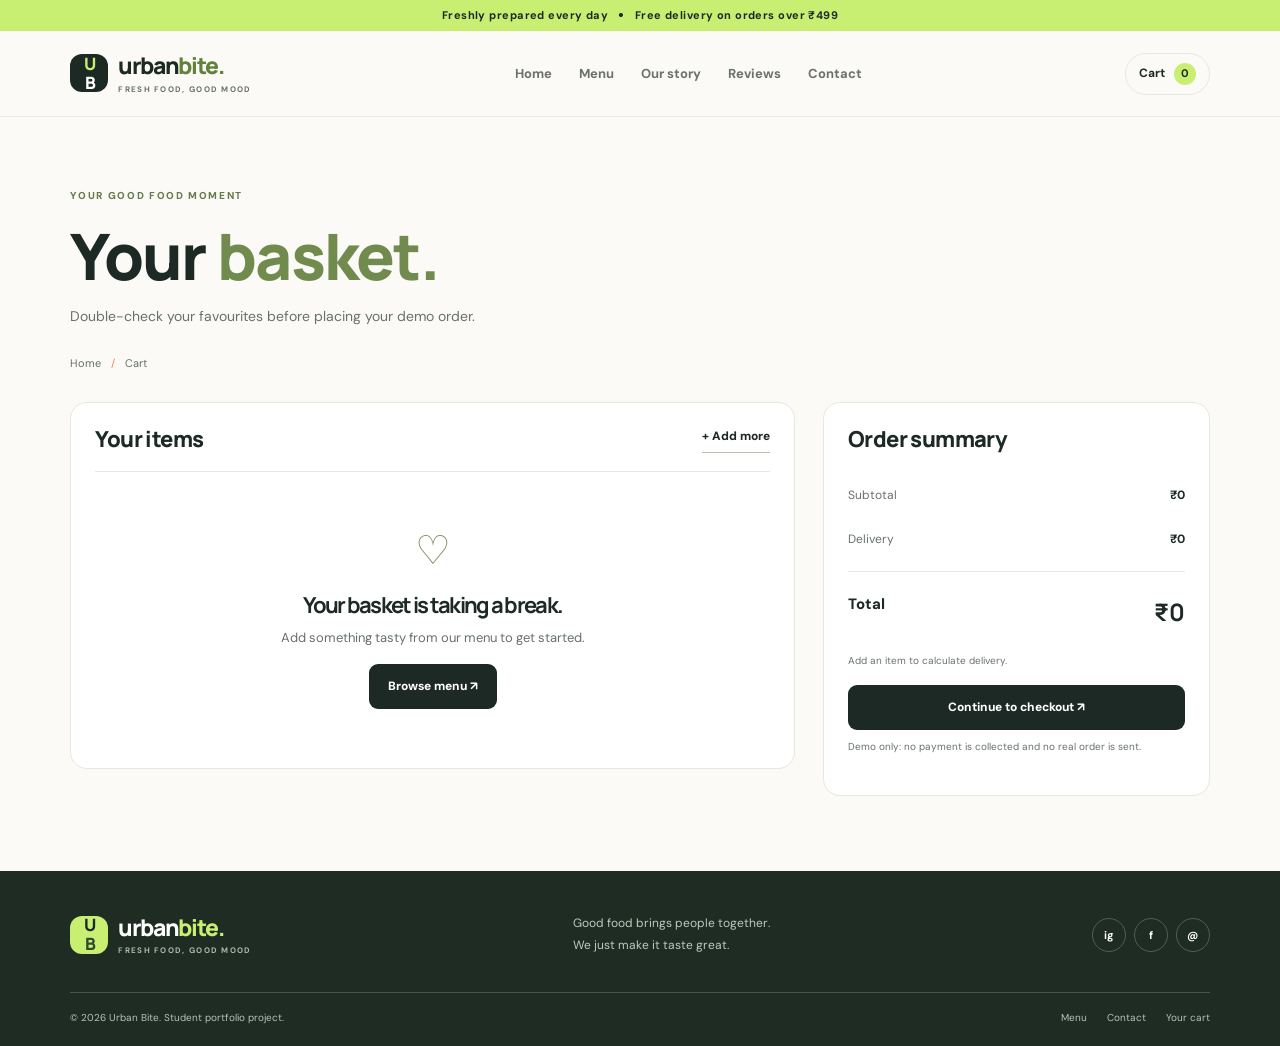
<file: restaurant and ordering system new/cart.html>
<!DOCTYPE html>
<html lang="en">

<head>
    <meta charset="UTF-8">
    <meta name="viewport" content="width=device-width, initial-scale=1.0">
    <title>Your Cart | Urban Bite</title>
    <link rel="stylesheet" href="style.css">
    <script src="script.js" defer></script>
</head>

<body>
    <div class="announcement">Freshly prepared every day <span>•</span> Free delivery on orders over ₹499</div>
    <header class="site-header"><a class="brand" href="index.html"><span
                class="brand-mark">U<span>B</span></span><span>urban<span class="brand-accent">bite.</span><small>FRESH
                    FOOD, GOOD MOOD</small></span></a><button class="menu-toggle" aria-label="Open navigation"
            aria-expanded="false">☰</button>
        <nav class="nav-links"><a href="index.html">Home</a><a href="menu.html">Menu</a><a href="about.html">Our
                story</a><a href="reviews.html">Reviews</a><a href="contact.html">Contact</a></nav>
        <div class="header-actions"><a class="cart-link active" href="cart.html">Cart <span
                    class="cart-count">0</span></a></div>
    </header>
    <main>
        <section class="page-hero section-wrap compact-hero"><span class="eyebrow">YOUR GOOD FOOD MOMENT</span>
            <h1>Your <em>basket.</em></h1>
            <p>Double-check your favourites before placing your demo order.</p>
            <div class="breadcrumb"><a href="index.html">Home</a><span>/</span> Cart</div>
        </section>
        <section class="section-wrap cart-layout">
            <div class="cart-items-panel">
                <div class="cart-panel-heading">
                    <h2>Your items</h2><a class="text-link" href="menu.html">+ Add more</a>
                </div>
                <div id="cart-items"></div>
                <div class="empty-cart" id="empty-cart" hidden><span>♡</span>
                    <h3>Your basket is taking a break.</h3>
                    <p>Add something tasty from our menu to get started.</p><a class="btn btn-dark"
                        href="menu.html">Browse menu ↗</a>
                </div>
            </div>
            <aside class="cart-summary">
                <h2>Order summary</h2>
                <div class="summary-line"><span>Subtotal</span><strong id="cart-subtotal">₹0</strong></div>
                <div class="summary-line"><span>Delivery</span><strong id="cart-delivery">₹0</strong></div>
                <div class="summary-line summary-total"><span>Total</span><strong id="cart-total">₹0</strong></div>
                <p class="delivery-note" id="delivery-note">Free delivery on orders over ₹499.</p><button
                    class="btn btn-dark checkout-button" id="checkout-button">Continue to checkout ↗</button>
                <p class="demo-note">Demo only: no payment is collected and no real order is sent.</p>
            </aside>
        </section>
        <section class="section-wrap checkout-section" id="checkout-section" hidden>
            <div class="form-intro"><span class="eyebrow">ALMOST THERE</span>
                <h2>Delivery <em>details.</em></h2>
                <p>This front-end demo stores your order locally in this browser only.</p>
            </div>
            <form id="checkout-form" class="clean-form">
                <div class="form-row"><label for="checkout-name">Full name<input id="checkout-name" name="name" required
                            maxlength="80" autocomplete="name"></label><label for="checkout-phone">Phone number<input
                            id="checkout-phone" name="phone" type="tel" required pattern="[0-9+() -]{10,18}"
                            autocomplete="tel" placeholder="10-digit mobile number"></label></div><label
                    for="checkout-address">Delivery address<textarea id="checkout-address" name="address" rows="3"
                        required maxlength="300" autocomplete="street-address"></textarea></label><label
                    for="checkout-notes">Order notes (optional)<textarea id="checkout-notes" name="notes" rows="2"
                        maxlength="300"></textarea></label><button class="btn btn-dark" type="submit">Place demo order
                    ↗</button>
                <p class="form-message" aria-live="polite"></p>
            </form>
            <div id="order-confirmation" class="confirmation-card" hidden></div>
        </section>
    </main>
    <footer class="site-footer">
        <div class="footer-top"><a class="brand brand-footer" href="index.html"><span
                    class="brand-mark">U<span>B</span></span><span>urban<span
                        class="brand-accent">bite.</span><small>FRESH FOOD, GOOD MOOD</small></span></a>
            <p>Good food brings people together.<br>We just make it taste great.</p>
            <div class="footer-social"><a href="#">ig</a><a href="#">f</a><a href="#">@</a></div>
        </div>
        <div class="footer-bottom"><span>© <span data-year></span> Urban Bite. Student portfolio project.</span>
            <div><a href="menu.html">Menu</a><a href="contact.html">Contact</a><a href="cart.html">Your cart</a></div>
        </div>
    </footer>
    <div class="toast" role="status" aria-live="polite"></div>
</body>

</html>
</file>
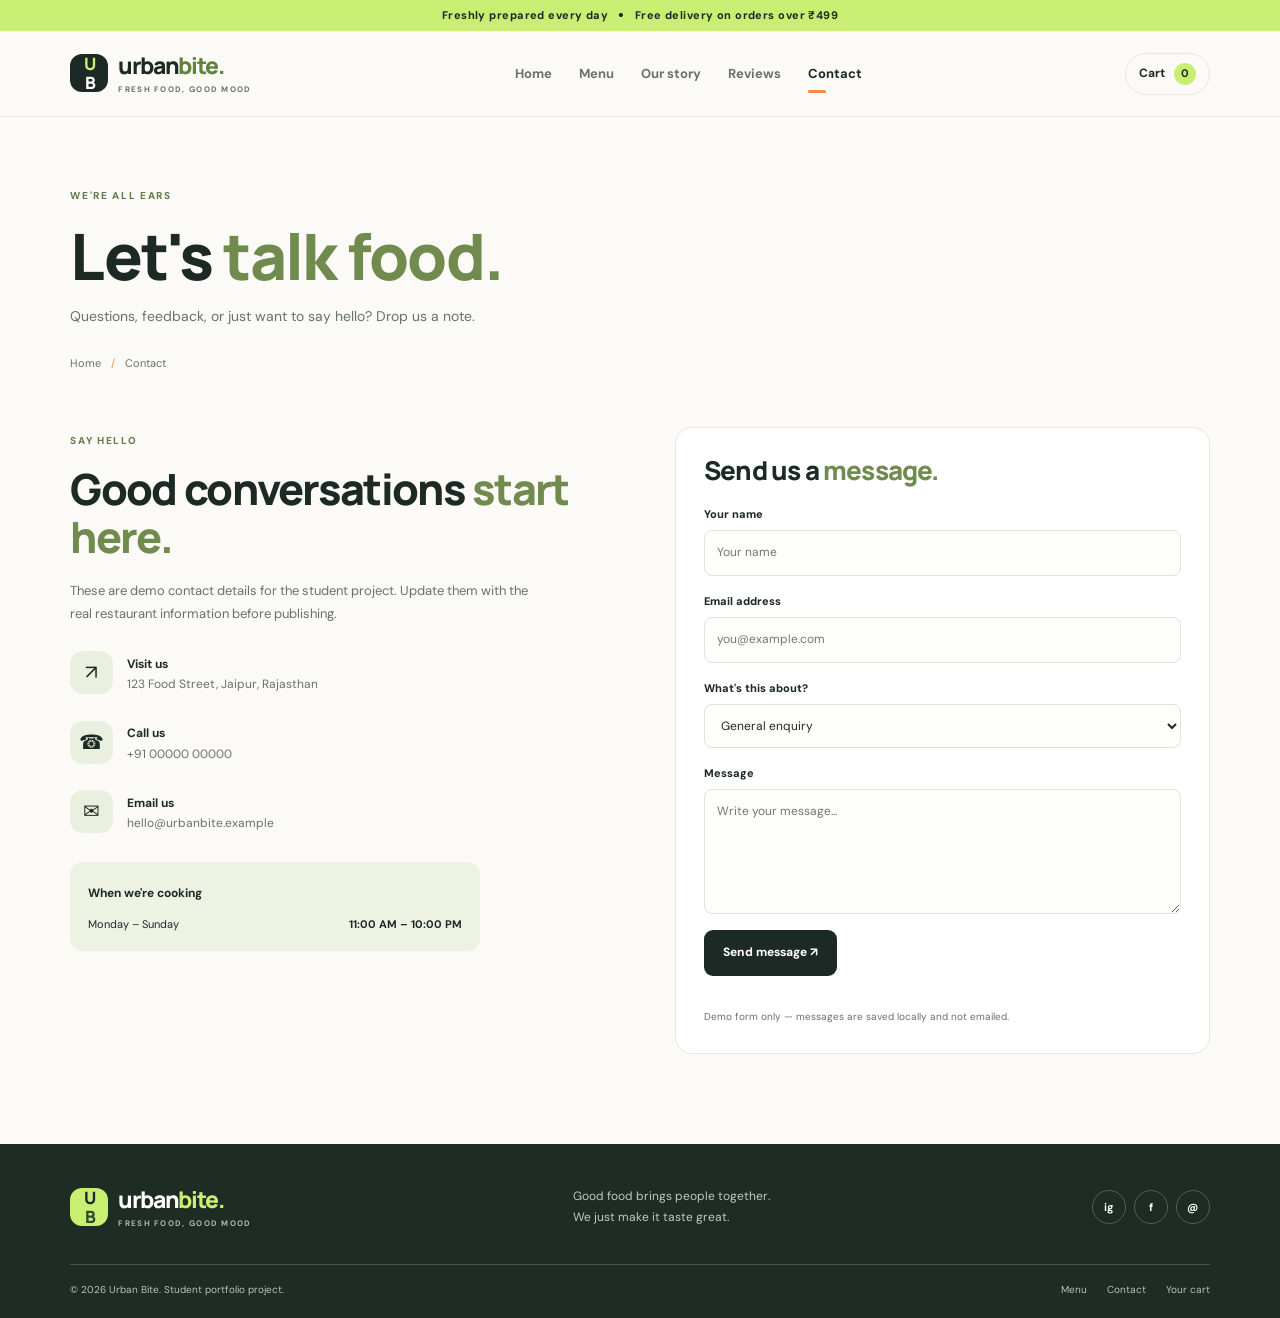
<file: restaurant and ordering system new/contact.html>
<!DOCTYPE html>
<html lang="en">

<head>
    <meta charset="UTF-8">
    <meta name="viewport" content="width=device-width, initial-scale=1.0">
    <meta name="description" content="Contact Urban Bite.">
    <title>Contact | Urban Bite</title>
    <link rel="stylesheet" href="style.css">
    <script src="script.js" defer></script>
</head>

<body>
    <div class="announcement">Freshly prepared every day <span>•</span> Free delivery on orders over ₹499</div>
    <header class="site-header"><a class="brand" href="index.html"><span
                class="brand-mark">U<span>B</span></span><span>urban<span class="brand-accent">bite.</span><small>FRESH
                    FOOD, GOOD MOOD</small></span></a><button class="menu-toggle" aria-label="Open navigation"
            aria-expanded="false">☰</button>
        <nav class="nav-links"><a href="index.html">Home</a><a href="menu.html">Menu</a><a href="about.html">Our
                story</a><a href="reviews.html">Reviews</a><a class="active" href="contact.html">Contact</a></nav>
        <div class="header-actions"><a class="cart-link" href="cart.html">Cart <span class="cart-count">0</span></a>
        </div>
    </header>
    <main>
        <section class="page-hero section-wrap"><span class="eyebrow">WE'RE ALL EARS</span>
            <h1>Let's <em>talk food.</em></h1>
            <p>Questions, feedback, or just want to say hello? Drop us a note.</p>
            <div class="breadcrumb"><a href="index.html">Home</a><span>/</span> Contact</div>
        </section>
        <section class="section-wrap contact-layout">
            <div class="contact-info"><span class="eyebrow">SAY HELLO</span>
                <h2>Good conversations <em>start here.</em></h2>
                <p>These are demo contact details for the student project. Update them with the real restaurant
                    information before publishing.</p>
                <div class="contact-detail"><span>↗</span>
                    <div><strong>Visit us</strong>
                        <p>123 Food Street, Jaipur, Rajasthan</p>
                    </div>
                </div>
                <div class="contact-detail"><span>☎</span>
                    <div><strong>Call us</strong>
                        <p><a href="tel:+910000000000">+91 00000 00000</a></p>
                    </div>
                </div>
                <div class="contact-detail"><span>✉</span>
                    <div><strong>Email us</strong>
                        <p><a href="mailto:hello@urbanbite.example">hello@urbanbite.example</a></p>
                    </div>
                </div>
                <div class="hours-card"><strong>When we're cooking</strong>
                    <p>Monday – Sunday <span>11:00 AM – 10:00 PM</span></p>
                </div>
            </div>
            <form id="contact-form" class="clean-form contact-form">
                <h2>Send us a <em>message.</em></h2><label for="contact-name">Your name<input id="contact-name"
                        name="name" required maxlength="80" autocomplete="name" placeholder="Your name"></label><label
                    for="contact-email">Email address<input id="contact-email" name="email" type="email" required
                        maxlength="120" autocomplete="email" placeholder="you@example.com"></label><label
                    for="contact-topic">What's this about?<select id="contact-topic" name="topic">
                        <option>General enquiry</option>
                        <option>Order question</option>
                        <option>Feedback</option>
                        <option>Partnership</option>
                    </select></label><label for="contact-message">Message<textarea id="contact-message" name="message"
                        rows="5" required minlength="10" maxlength="1000"
                        placeholder="Write your message..."></textarea></label><button class="btn btn-dark"
                    type="submit">Send message ↗</button>
                <p class="form-message" aria-live="polite"></p><small class="demo-note">Demo form only — messages are
                    saved locally and not emailed.</small>
            </form>
        </section>
    </main>
    <footer class="site-footer">
        <div class="footer-top"><a class="brand brand-footer" href="index.html"><span
                    class="brand-mark">U<span>B</span></span><span>urban<span
                        class="brand-accent">bite.</span><small>FRESH FOOD, GOOD MOOD</small></span></a>
            <p>Good food brings people together.<br>We just make it taste great.</p>
            <div class="footer-social"><a href="#">ig</a><a href="#">f</a><a href="#">@</a></div>
        </div>
        <div class="footer-bottom"><span>© <span data-year></span> Urban Bite. Student portfolio project.</span>
            <div><a href="menu.html">Menu</a><a href="contact.html">Contact</a><a href="cart.html">Your cart</a></div>
        </div>
    </footer>
    <div class="toast" role="status" aria-live="polite"></div>
</body>

</html>
</file>
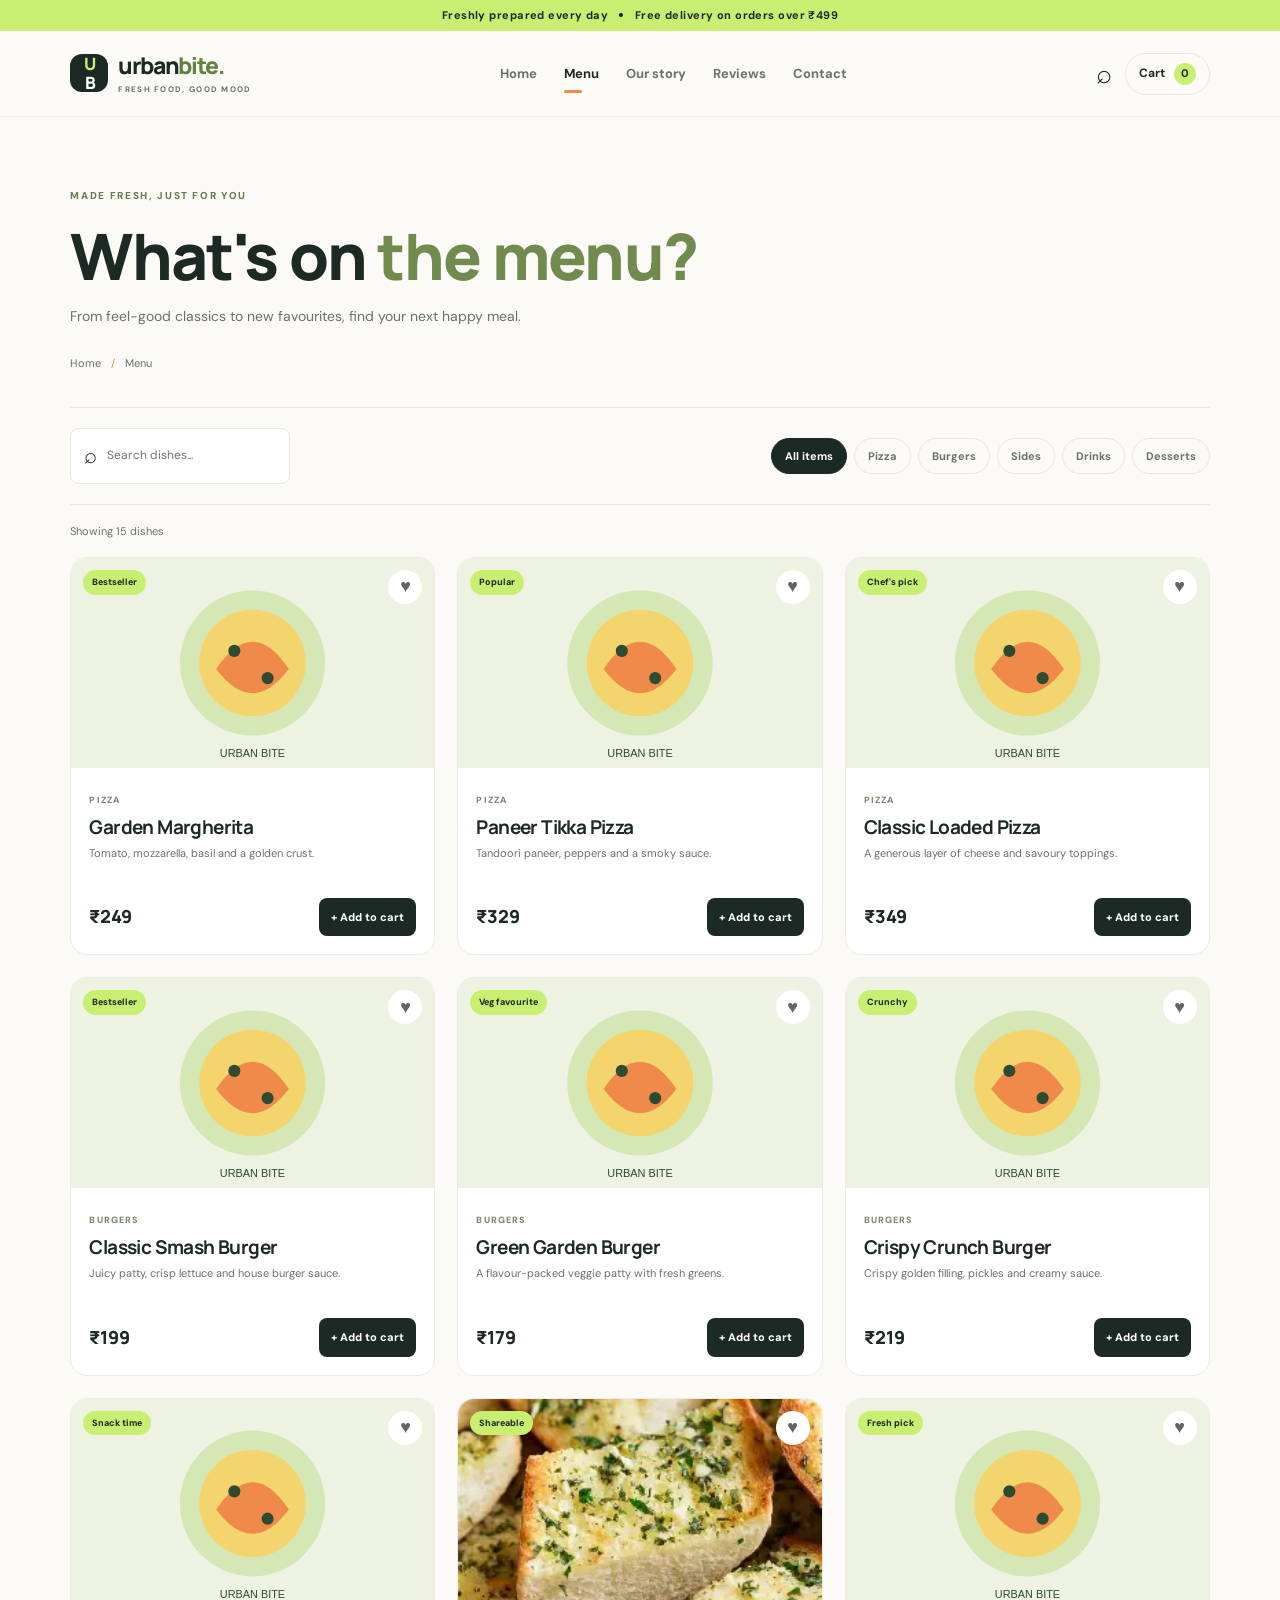
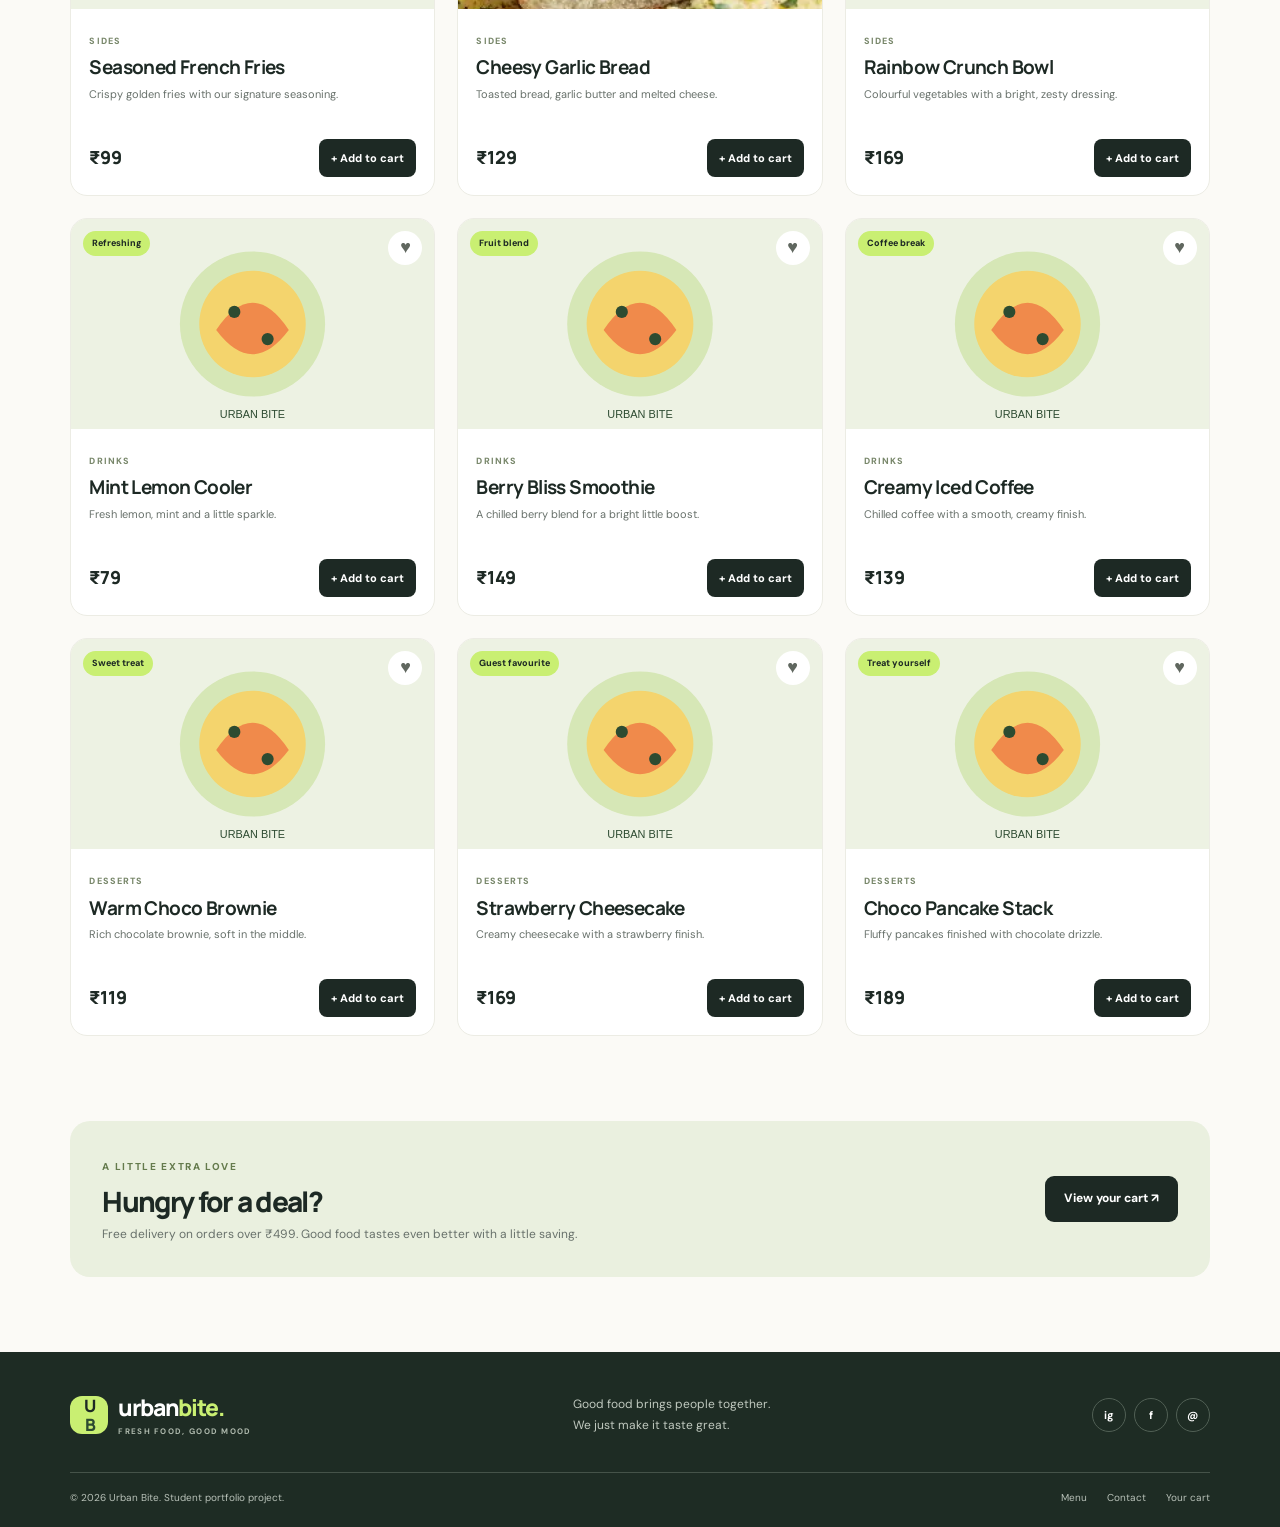
<file: restaurant and ordering system new/menu.html>
<!DOCTYPE html>
<html lang="en">

<head>
    <meta charset="UTF-8">
    <meta name="viewport" content="width=device-width, initial-scale=1.0">
    <meta name="description" content="Explore Urban Bite's fresh, flavour-packed menu.">
    <title>Our Menu | Urban Bite</title>
    <link rel="stylesheet" href="style.css">
    <script src="script.js" defer></script>
</head>

<body>
    <div class="announcement">Freshly prepared every day <span>•</span> Free delivery on orders over ₹499</div>
    <header class="site-header"><a class="brand" href="index.html"><span
                class="brand-mark">U<span>B</span></span><span>urban<span class="brand-accent">bite.</span><small>FRESH
                    FOOD, GOOD MOOD</small></span></a><button class="menu-toggle" aria-label="Open navigation"
            aria-expanded="false">☰</button>
        <nav class="nav-links"><a href="index.html">Home</a><a class="active" href="menu.html">Menu</a><a
                href="about.html">Our story</a><a href="reviews.html">Reviews</a><a href="contact.html">Contact</a>
        </nav>
        <div class="header-actions"><a class="icon-link" href="#menu-search" aria-label="Search menu">⌕</a><a
                class="cart-link" href="cart.html">Cart <span class="cart-count">0</span></a></div>
    </header>
    <main>
        <section class="page-hero section-wrap"><span class="eyebrow">MADE FRESH, JUST FOR YOU</span>
            <h1>What's on <em>the menu?</em></h1>
            <p>From feel-good classics to new favourites, find your next happy meal.</p>
            <div class="breadcrumb"><a href="index.html">Home</a><span>/</span> Menu</div>
        </section>
        <section class="section-wrap menu-section" id="menu-list">
            <div class="menu-tools"><label class="search-field" id="menu-search"><span>⌕</span><input type="search"
                        id="menu-search-input" placeholder="Search dishes..." aria-label="Search dishes"></label>
                <div class="filter-list" role="group" aria-label="Filter menu"><button class="filter-chip active"
                        data-filter="All">All items</button><button class="filter-chip"
                        data-filter="Pizza">Pizza</button><button class="filter-chip"
                        data-filter="Burgers">Burgers</button><button class="filter-chip"
                        data-filter="Sides">Sides</button><button class="filter-chip"
                        data-filter="Drinks">Drinks</button><button class="filter-chip"
                        data-filter="Desserts">Desserts</button></div>
            </div>
            <p class="results-count" id="results-count" aria-live="polite"></p>
            <div class="product-grid" id="product-grid"></div>
            <div class="empty-state" id="menu-empty" hidden><span>⌕</span>
                <h3>No dishes found</h3>
                <p>Try another search or category.</p><button class="btn btn-dark" id="reset-menu">Reset menu</button>
            </div>
        </section>
        <section class="promo-strip section-wrap">
            <div><span class="eyebrow">A LITTLE EXTRA LOVE</span>
                <h2>Hungry for a deal?</h2>
                <p>Free delivery on orders over ₹499. Good food tastes even better with a little saving.</p>
            </div><a class="btn btn-dark" href="cart.html">View your cart ↗</a>
        </section>
    </main>
    <footer class="site-footer">
        <div class="footer-top"><a class="brand brand-footer" href="index.html"><span
                    class="brand-mark">U<span>B</span></span><span>urban<span
                        class="brand-accent">bite.</span><small>FRESH FOOD, GOOD MOOD</small></span></a>
            <p>Good food brings people together.<br>We just make it taste great.</p>
            <div class="footer-social"><a href="#">ig</a><a href="#">f</a><a href="#">@</a></div>
        </div>
        <div class="footer-bottom"><span>© <span data-year></span> Urban Bite. Student portfolio project.</span>
            <div><a href="menu.html">Menu</a><a href="contact.html">Contact</a><a href="cart.html">Your cart</a></div>
        </div>
    </footer>
    <div class="toast" role="status" aria-live="polite"></div>
</body>

</html>
</file>
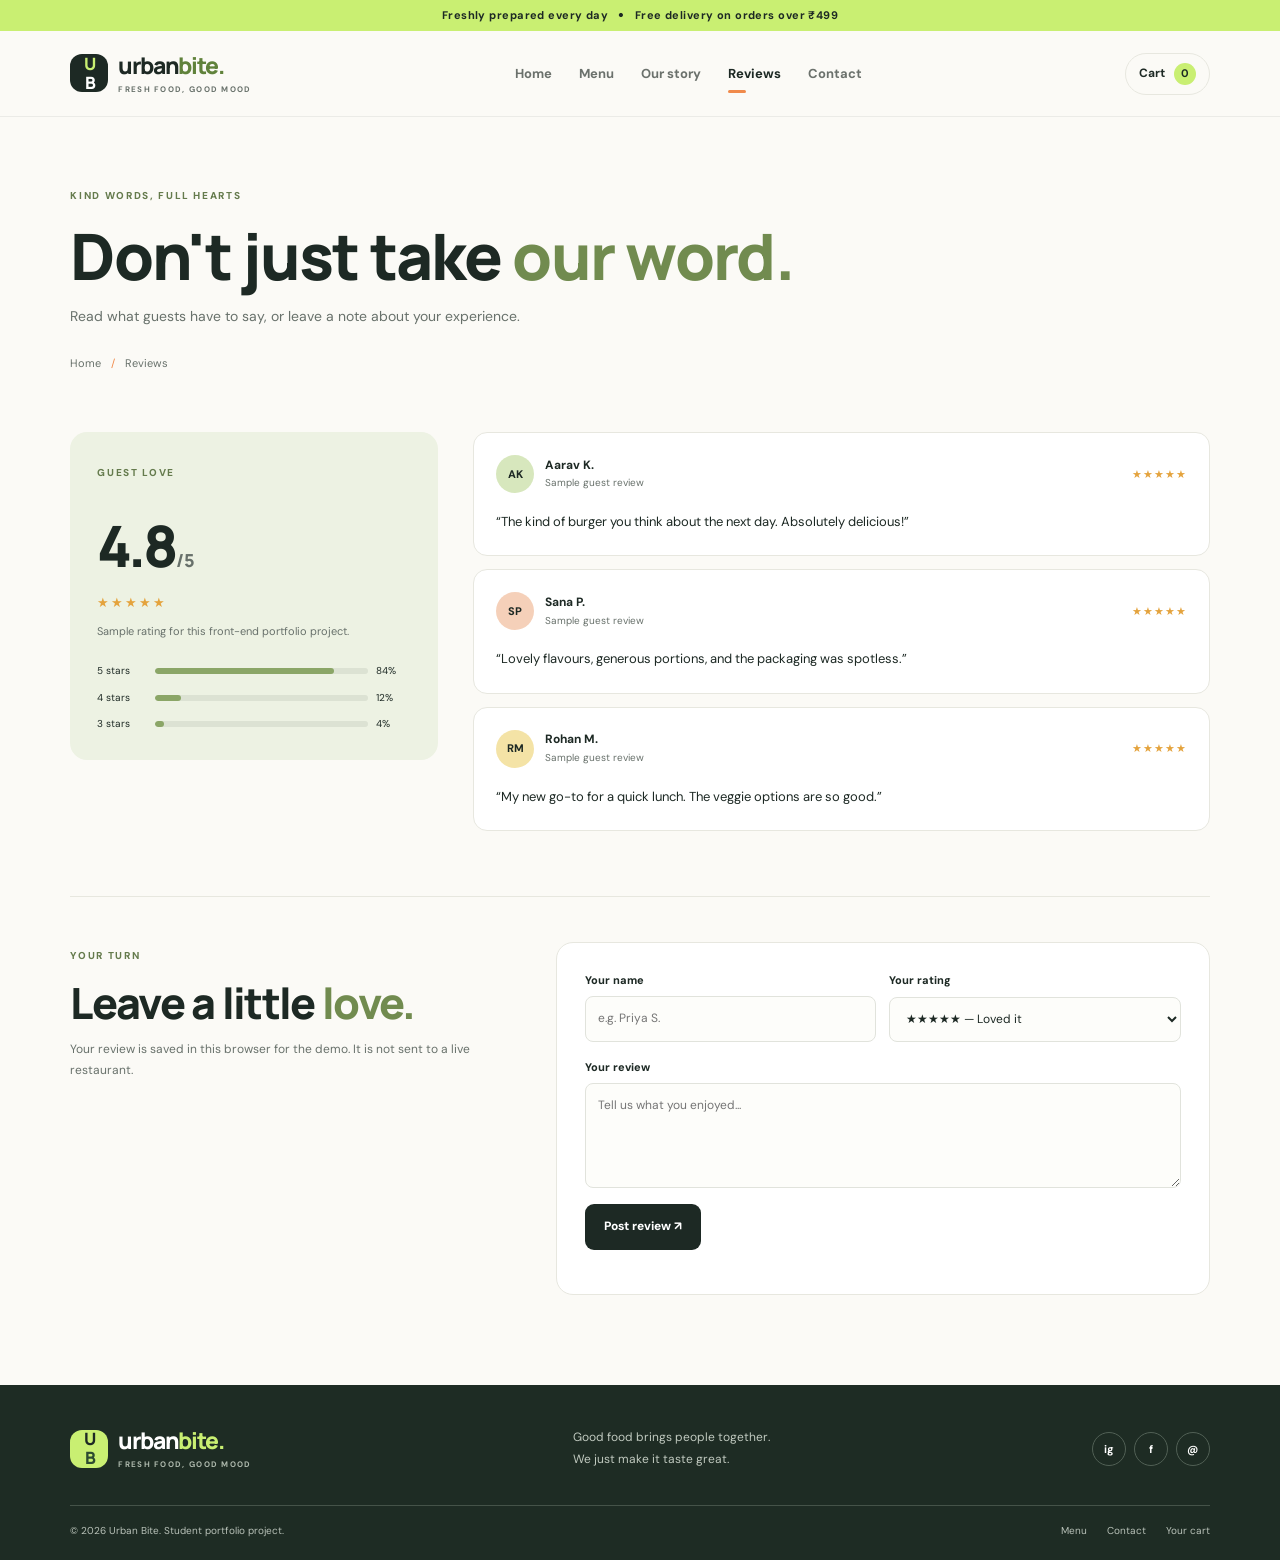
<file: restaurant and ordering system new/reviews.html>
<!DOCTYPE html>
<html lang="en">

<head>
    <meta charset="UTF-8">
    <meta name="viewport" content="width=device-width, initial-scale=1.0">
    <meta name="description" content="Guest feedback and reviews for Urban Bite.">
    <title>Reviews | Urban Bite</title>
    <link rel="stylesheet" href="style.css">
    <script src="script.js" defer></script>
</head>

<body>
    <div class="announcement">Freshly prepared every day <span>•</span> Free delivery on orders over ₹499</div>
    <header class="site-header"><a class="brand" href="index.html"><span
                class="brand-mark">U<span>B</span></span><span>urban<span class="brand-accent">bite.</span><small>FRESH
                    FOOD, GOOD MOOD</small></span></a><button class="menu-toggle" aria-label="Open navigation"
            aria-expanded="false">☰</button>
        <nav class="nav-links"><a href="index.html">Home</a><a href="menu.html">Menu</a><a href="about.html">Our
                story</a><a class="active" href="reviews.html">Reviews</a><a href="contact.html">Contact</a></nav>
        <div class="header-actions"><a class="cart-link" href="cart.html">Cart <span class="cart-count">0</span></a>
        </div>
    </header>
    <main>
        <section class="page-hero section-wrap"><span class="eyebrow">KIND WORDS, FULL HEARTS</span>
            <h1>Don't just take <em>our word.</em></h1>
            <p>Read what guests have to say, or leave a note about your experience.</p>
            <div class="breadcrumb"><a href="index.html">Home</a><span>/</span> Reviews</div>
        </section>
        <section class="section-wrap reviews-layout">
            <div class="review-summary"><span class="eyebrow">GUEST LOVE</span>
                <div class="rating-number">4.8<span>/5</span></div>
                <div class="stars">★★★★★</div>
                <p>Sample rating for this front-end portfolio project.</p>
                <div class="rating-bars">
                    <div><span>5 stars</span><i><b style="width:84%"></b></i><span>84%</span></div>
                    <div><span>4 stars</span><i><b style="width:12%"></b></i><span>12%</span></div>
                    <div><span>3 stars</span><i><b style="width:4%"></b></i><span>4%</span></div>
                </div>
            </div>
            <div class="review-list" id="review-list">
                <article class="review-card">
                    <div class="review-card-top"><span class="person-avatar">AK</span>
                        <div><strong>Aarav K.</strong><small>Sample guest review</small></div><span
                            class="stars">★★★★★</span>
                    </div>
                    <p>“The kind of burger you think about the next day. Absolutely delicious!”</p>
                </article>
                <article class="review-card">
                    <div class="review-card-top"><span class="person-avatar avatar-peach">SP</span>
                        <div><strong>Sana P.</strong><small>Sample guest review</small></div><span
                            class="stars">★★★★★</span>
                    </div>
                    <p>“Lovely flavours, generous portions, and the packaging was spotless.”</p>
                </article>
                <article class="review-card">
                    <div class="review-card-top"><span class="person-avatar avatar-yellow">RM</span>
                        <div><strong>Rohan M.</strong><small>Sample guest review</small></div><span
                            class="stars">★★★★★</span>
                    </div>
                    <p>“My new go-to for a quick lunch. The veggie options are so good.”</p>
                </article>
            </div>
        </section>
        <section class="section-wrap form-section">
            <div class="form-intro"><span class="eyebrow">YOUR TURN</span>
                <h2>Leave a little <em>love.</em></h2>
                <p>Your review is saved in this browser for the demo. It is not sent to a live restaurant.</p>
            </div>
            <form id="review-form" class="clean-form">
                <div class="form-row"><label for="review-name">Your name<input id="review-name" name="name"
                            maxlength="50" required placeholder="e.g. Priya S."></label><label for="review-rating">Your
                        rating<select id="review-rating" name="rating" required>
                            <option value="5">★★★★★ — Loved it</option>
                            <option value="4">★★★★☆ — Really good</option>
                            <option value="3">★★★☆☆ — Good</option>
                            <option value="2">★★☆☆☆ — Could be better</option>
                            <option value="1">★☆☆☆☆ — Not for me</option>
                        </select></label></div><label for="review-text">Your review<textarea id="review-text"
                        name="review" rows="4" minlength="8" maxlength="500" required
                        placeholder="Tell us what you enjoyed..."></textarea></label><button class="btn btn-dark"
                    type="submit">Post review ↗</button>
                <p class="form-message" aria-live="polite"></p>
            </form>
        </section>
    </main>
    <footer class="site-footer">
        <div class="footer-top"><a class="brand brand-footer" href="index.html"><span
                    class="brand-mark">U<span>B</span></span><span>urban<span
                        class="brand-accent">bite.</span><small>FRESH FOOD, GOOD MOOD</small></span></a>
            <p>Good food brings people together.<br>We just make it taste great.</p>
            <div class="footer-social"><a href="#">ig</a><a href="#">f</a><a href="#">@</a></div>
        </div>
        <div class="footer-bottom"><span>© <span data-year></span> Urban Bite. Student portfolio project.</span>
            <div><a href="menu.html">Menu</a><a href="contact.html">Contact</a><a href="cart.html">Your cart</a></div>
        </div>
    </footer>
    <div class="toast" role="status" aria-live="polite"></div>
</body>

</html>
</file>
<file: restaurant and ordering system new/style.css>
@import url('https://fonts.googleapis.com/css2?family=DM+Sans:wght@400;500;600;700&family=Manrope:wght@400;500;600;700;800&display=swap');

:root {
    --ink: #1d2924;
    --muted: #68716b;
    --paper: #fbfaf6;
    --white: #fff;
    --green: #c9ef72;
    --green-dark: #2d4b31;
    --orange: #f08a4b;
    --yellow: #f4d46d;
    --line: #e7e7df;
    --shadow: 0 18px 50px rgba(35, 45, 35, .09);
    --radius: 24px;
    --font: 'DM Sans', sans-serif;
    --display: 'Manrope', sans-serif
}

* {
    box-sizing: border-box;
    margin: 0;
    padding: 0
}

html {
    scroll-behavior: smooth;
    scroll-padding-top: 100px
}

body {
    font-family: var(--font);
    color: var(--ink);
    background: var(--paper);
    font-size: 15px;
    line-height: 1.65
}

img {
    display: block;
    max-width: 100%
}

a {
    color: inherit;
    text-decoration: none
}

button,
input,
textarea,
select {
    font: inherit
}

button,
a {
    -webkit-tap-highlight-color: transparent
}

button {
    cursor: pointer
}

button:focus-visible,
a:focus-visible,
input:focus-visible,
textarea:focus-visible,
select:focus-visible {
    outline: 3px solid #f08a4b;
    outline-offset: 3px
}

.sr-only {
    position: absolute;
    width: 1px;
    height: 1px;
    padding: 0;
    margin: -1px;
    overflow: hidden;
    clip: rect(0, 0, 0, 0);
    white-space: nowrap;
    border: 0
}

.announcement {
    min-height: 31px;
    display: flex;
    justify-content: center;
    align-items: center;
    gap: 10px;
    background: var(--green);
    font-size: 11px;
    font-weight: 700;
    letter-spacing: .04em
}

.announcement span {
    font-size: 15px
}

.site-header {
    height: 86px;
    position: sticky;
    top: 0;
    z-index: 50;
    background: rgba(251, 250, 246, .94);
    backdrop-filter: blur(16px);
    border-bottom: 1px solid rgba(29, 41, 36, .07);
    display: flex;
    align-items: center;
    justify-content: space-between;
    padding: 0 max(calc((100vw - 1200px)/2), 5.5%);
    gap: 24px
}

.brand {
    display: flex;
    align-items: center;
    gap: 10px;
    font-family: var(--display);
    font-size: 23px;
    font-weight: 800;
    letter-spacing: -1.2px;
    line-height: 1.1;
    white-space: nowrap
}

.brand-mark {
    width: 38px;
    height: 38px;
    border-radius: 12px;
    background: var(--ink);
    color: var(--green);
    display: grid;
    place-items: center;
    font-size: 17px;
    letter-spacing: -2px
}

.brand-mark span {
    color: var(--white)
}

.brand-accent {
    color: #60823b
}

.brand small {
    display: block;
    font: 700 8px var(--font);
    letter-spacing: 1.3px;
    margin-top: 5px;
    color: var(--muted)
}

.nav-links {
    display: flex;
    align-items: center;
    gap: 27px
}

.nav-links a {
    font-size: 13px;
    font-weight: 700;
    color: #6b716c;
    position: relative
}

.nav-links a:hover,
.nav-links a.active {
    color: var(--ink)
}

.nav-links a.active:after {
    content: "";
    position: absolute;
    bottom: -9px;
    left: 0;
    width: 18px;
    height: 3px;
    background: var(--orange);
    border-radius: 3px
}

.header-actions {
    display: flex;
    align-items: center;
    gap: 13px
}

.icon-link {
    font-size: 27px;
    line-height: 1
}

.cart-link {
    display: flex;
    align-items: center;
    gap: 9px;
    font-size: 12px;
    font-weight: 700;
    border: 1px solid var(--line);
    padding: 9px 13px;
    border-radius: 30px
}

.cart-count {
    display: grid;
    place-items: center;
    background: var(--green);
    border-radius: 50%;
    width: 22px;
    height: 22px;
    font-size: 11px
}

.menu-toggle {
    display: none;
    border: 0;
    background: transparent;
    font-size: 26px;
    color: var(--ink)
}

.section-wrap {
    max-width: 1200px;
    width: 89%;
    margin: 0 auto
}

.hero {
    min-height: 560px;
    padding-top: 65px;
    padding-bottom: 62px;
    display: grid;
    grid-template-columns: 1fr 1fr;
    align-items: center;
    gap: 45px
}

.eyebrow {
    display: inline-flex;
    align-items: center;
    gap: 9px;
    font-size: 10px;
    letter-spacing: 1.65px;
    font-weight: 800;
    color: #657b4d
}

.eyebrow i {
    display: inline-block;
    width: 8px;
    height: 8px;
    background: var(--orange);
    border-radius: 50%
}

h1,
h2,
h3 {
    font-family: var(--display);
    letter-spacing: -1.7px;
    line-height: 1.12
}

h1 {
    font-size: clamp(48px, 6vw, 76px);
    font-weight: 800;
    margin: 22px 0
}

h1 em,
h2 em {
    font-style: normal;
    color: #718b4f
}

h2 {
    font-size: clamp(30px, 4vw, 43px);
    font-weight: 800
}

h3 {
    font-size: 22px
}

.hero-copy>p,
.page-hero>p {
    max-width: 460px;
    color: var(--muted);
    font-size: 16px;
    line-height: 1.8
}

.hero-buttons {
    display: flex;
    align-items: center;
    gap: 24px;
    margin-top: 27px
}

.btn {
    border: 0;
    display: inline-flex;
    align-items: center;
    justify-content: center;
    gap: 24px;
    border-radius: 9px;
    padding: 13px 19px;
    font-size: 12px;
    font-weight: 800;
    transition: transform .2s, background .2s, box-shadow .2s
}

.btn:hover {
    transform: translateY(-2px);
    box-shadow: 0 10px 24px #1d29241c
}

.btn-dark {
    background: var(--ink);
    color: white
}

.btn-dark:hover {
    background: #354b3b
}

.btn-light {
    background: var(--green);
    color: var(--ink)
}

.btn span {
    font-size: 17px
}

.text-link {
    font-size: 12px;
    font-weight: 800;
    display: inline-flex;
    align-items: center;
    gap: 10px;
    border-bottom: 1px solid #b8c3ad;
    padding-bottom: 5px
}

.text-link span {
    font-size: 17px
}

.hero-proof {
    display: flex;
    align-items: center;
    gap: 13px;
    margin-top: 42px
}

.avatar-stack {
    display: flex;
    padding-left: 4px
}

.avatar-stack span {
    width: 31px;
    height: 31px;
    border-radius: 50%;
    border: 2px solid var(--paper);
    background: var(--yellow);
    display: grid;
    place-items: center;
    margin-left: -5px;
    font-size: 15px
}

.avatar-stack span:nth-child(2) {
    background: #f5c5aa
}

.avatar-stack span:nth-child(3) {
    background: #d4e6c0
}

.hero-proof strong,
.hero-proof small {
    display: block
}

.hero-proof strong {
    font-size: 11px
}

.hero-proof small {
    font-size: 10px;
    color: var(--muted);
    margin-top: 2px
}

.hero-art {
    position: relative;
    min-height: 430px;
    display: flex;
    align-items: center;
    justify-content: center
}

.hero-image-frame {
    width: 87%;
    height: 420px;
    border-radius: 48% 48% 28px 28px;
    overflow: hidden;
    transform: rotate(2deg);
    background: #e8d9c4
}

.hero-image-frame img {
    width: 100%;
    height: 100%;
    object-fit: cover
}

.floating-note {
    position: absolute;
    z-index: 2;
    display: flex;
    align-items: center;
    gap: 11px;
    padding: 12px 16px;
    background: white;
    border-radius: 13px;
    box-shadow: var(--shadow)
}

.floating-note>span {
    font-size: 25px;
    color: var(--orange)
}

.floating-note strong,
.floating-note small {
    display: block
}

.floating-note strong {
    font-size: 11px
}

.floating-note small {
    font-size: 10px;
    color: var(--muted)
}

.note-top {
    top: 37px;
    left: -4px
}

.note-bottom {
    bottom: 43px;
    right: -5px
}

.floating-note .note-icon {
    width: 35px;
    height: 35px;
    display: grid;
    place-items: center;
    background: var(--green);
    color: var(--ink);
    border-radius: 10px
}

.hero-sticker {
    position: absolute;
    right: 1%;
    top: 5%;
    width: 82px;
    height: 82px;
    display: grid;
    align-content: center;
    text-align: center;
    border-radius: 50%;
    background: var(--orange);
    color: white;
    font-size: 12px;
    font-weight: 800;
    line-height: 1.05;
    transform: rotate(12deg);
    box-shadow: 0 10px 25px #f08a4b44
}

.hero-sticker b {
    color: var(--ink)
}

.benefits {
    display: grid;
    grid-template-columns: repeat(4, 1fr);
    padding-top: 24px;
    padding-bottom: 24px;
    border-top: 1px solid var(--line);
    border-bottom: 1px solid var(--line);
    gap: 20px
}

.benefits>div {
    display: flex;
    align-items: center;
    gap: 12px
}

.benefit-icon {
    display: grid;
    place-items: center;
    width: 43px;
    height: 43px;
    border-radius: 14px;
    background: #edf3e3;
    font-size: 22px;
    color: #5e7846
}

.benefits p strong,
.benefits p small {
    display: block
}

.benefits p strong {
    font-size: 12px
}

.benefits p small {
    font-size: 10px;
    color: var(--muted);
    margin-top: 3px
}

.section-space {
    padding-top: 95px;
    padding-bottom: 95px
}

.section-heading {
    display: flex;
    justify-content: space-between;
    align-items: end;
    gap: 20px;
    margin-bottom: 31px
}

.section-heading h2 {
    margin-top: 10px
}

.section-heading>.text-link {
    margin-bottom: 8px
}

.category-grid {
    display: grid;
    grid-template-columns: repeat(3, 1fr);
    gap: 20px
}

.category-card {
    position: relative;
    overflow: hidden;
    min-height: 270px;
    border-radius: 20px;
    padding: 25px;
    isolation: isolate;
    transition: transform .25s
}

.category-card:hover {
    transform: translateY(-5px)
}

.category-card:after {
    content: "";
    position: absolute;
    inset: 0;
    background: linear-gradient(90deg, rgba(0, 0, 0, .17), transparent 70%);
    z-index: -1
}

.cat-orange {
    background: #f3c6a5
}

.cat-green {
    background: #d6e7b6
}

.cat-yellow {
    background: #f4df93
}

.category-card>span {
    font-size: 9px;
    letter-spacing: 1.2px;
    font-weight: 800
}

.category-card h3 {
    font-size: 27px;
    margin-top: 17px
}

.category-card p {
    font-size: 12px;
    max-width: 160px;
    margin-top: 8px
}

.category-card img {
    position: absolute;
    right: -20px;
    bottom: -24px;
    width: 58%;
    height: 68%;
    object-fit: cover;
    mix-blend-mode: multiply;
    border-radius: 48% 0 0 0;
    z-index: -1;
    transition: transform .3s
}

.category-card:hover img {
    transform: scale(1.06) rotate(-2deg)
}

.feature-band {
    display: grid;
    grid-template-columns: 1fr 1fr;
    min-height: 390px;
    background: var(--green-dark);
    color: white
}

.feature-photo {
    min-height: 390px;
    overflow: hidden
}

.feature-photo img {
    width: 100%;
    height: 100%;
    object-fit: cover
}

.feature-copy {
    align-self: center;
    padding: 60px clamp(30px, 7vw, 100px)
}

.feature-copy .eyebrow {
    color: #d2e6b3
}

.feature-copy h2 {
    font-size: clamp(33px, 4vw, 48px);
    margin: 16px 0
}

.feature-copy h2 em {
    color: var(--green)
}

.feature-copy p {
    max-width: 410px;
    color: #d3ded1;
    font-size: 14px;
    line-height: 1.8;
    margin-bottom: 22px
}

.mini-review-grid {
    display: grid;
    grid-template-columns: repeat(3, 1fr);
    gap: 18px
}

.mini-review {
    padding: 24px;
    border: 1px solid var(--line);
    border-radius: 17px;
    background: white
}

.stars {
    color: #e4a33d;
    letter-spacing: 2px;
    font-size: 13px
}

.mini-review>p {
    font-size: 14px;
    line-height: 1.8;
    margin: 17px 0 22px
}

.review-person {
    display: flex;
    align-items: center;
    gap: 10px
}

.person-avatar {
    width: 38px;
    height: 38px;
    border-radius: 50%;
    background: #d7e7bd;
    display: grid;
    place-items: center;
    font-size: 11px;
    font-weight: 800
}

.avatar-peach {
    background: #f5d0b9
}

.avatar-yellow {
    background: #f4e3a6
}

.review-person strong,
.review-person small {
    display: block
}

.review-person strong {
    font-size: 11px
}

.review-person small {
    font-size: 10px;
    color: var(--muted)
}

.newsletter {
    padding: 55px max(calc((100vw - 1100px)/2), 5.5%);
    background: #f0f2e7;
    display: flex;
    align-items: center;
    justify-content: space-between;
    gap: 35px
}

.newsletter h2 {
    font-size: 34px;
    margin: 9px 0
}

.newsletter p {
    font-size: 12px;
    color: var(--muted)
}

.newsletter-form {
    display: grid;
    grid-template-columns: minmax(180px, 270px) auto;
    gap: 9px;
    position: relative
}

.newsletter-form input {
    border: 1px solid #d9ddcf;
    border-radius: 9px;
    padding: 13px 15px;
    background: white;
    min-width: 0;
    font-size: 12px
}

.newsletter-form .form-message {
    grid-column: 1/-1
}

.site-footer {
    background: #1e2c24;
    color: white;
    padding: 42px max(calc((100vw - 1200px)/2), 5.5%) 20px
}

.footer-top {
    display: flex;
    align-items: center;
    justify-content: space-between;
    gap: 30px;
    padding-bottom: 35px
}

.brand-footer {
    color: white
}

.brand-footer small {
    color: #aeb9ad
}

.brand-footer .brand-mark {
    background: var(--green);
    color: var(--ink)
}

.brand-footer .brand-mark span {
    color: var(--green-dark)
}

.brand-footer .brand-accent {
    color: var(--green)
}

.footer-top>p {
    font-size: 12px;
    color: #c0c9bf;
    line-height: 1.8
}

.footer-social {
    display: flex;
    gap: 8px
}

.footer-social a {
    width: 34px;
    height: 34px;
    border: 1px solid #516055;
    border-radius: 50%;
    display: grid;
    place-items: center;
    font-size: 11px;
    font-weight: 700
}

.footer-social a:hover {
    background: var(--green);
    color: var(--ink)
}

.footer-bottom {
    border-top: 1px solid #455349;
    padding-top: 17px;
    display: flex;
    justify-content: space-between;
    gap: 20px;
    color: #b9c2b9;
    font-size: 10px
}

.footer-bottom div {
    display: flex;
    gap: 20px
}

.footer-bottom a:hover {
    color: var(--green)
}

.page-hero {
    padding-top: 65px;
    padding-bottom: 35px
}

.page-hero h1 {
    font-size: clamp(42px, 5vw, 64px);
    margin: 13px 0
}

.page-hero>p {
    font-size: 14px
}

.breadcrumb {
    display: flex;
    gap: 10px;
    margin-top: 24px;
    font-size: 11px;
    color: var(--muted)
}

.breadcrumb a:hover {
    color: var(--ink)
}

.breadcrumb span {
    color: var(--orange)
}

.menu-section {
    padding-bottom: 85px
}

.menu-tools {
    display: flex;
    justify-content: space-between;
    align-items: center;
    gap: 20px;
    flex-wrap: wrap;
    padding: 20px 0;
    border-top: 1px solid var(--line);
    border-bottom: 1px solid var(--line)
}

.search-field {
    display: flex;
    align-items: center;
    gap: 10px;
    background: white;
    border: 1px solid var(--line);
    padding: 9px 13px;
    border-radius: 9px;
    min-width: 220px
}

.search-field span {
    font-size: 22px
}

.search-field input {
    width: 100%;
    border: 0;
    outline: 0;
    font-size: 12px;
    background: transparent
}

.filter-list {
    display: flex;
    flex-wrap: wrap;
    gap: 7px
}

.filter-chip {
    border: 1px solid var(--line);
    background: transparent;
    border-radius: 25px;
    padding: 8px 13px;
    font-size: 11px;
    font-weight: 700;
    color: var(--muted)
}

.filter-chip:hover,
.filter-chip.active {
    background: var(--ink);
    color: white;
    border-color: var(--ink)
}

.results-count {
    font-size: 11px;
    color: var(--muted);
    margin: 17px 0
}

.product-grid {
    display: grid;
    grid-template-columns: repeat(3, 1fr);
    gap: 22px
}

.product-card {
    background: white;
    border: 1px solid #ecece4;
    border-radius: 17px;
    overflow: hidden;
    transition: transform .2s, box-shadow .2s
}

.product-card:hover {
    transform: translateY(-4px);
    box-shadow: var(--shadow)
}

.product-image {
    height: 210px;
    position: relative;
    background: #f1eee5;
    overflow: hidden
}

.product-image img {
    width: 100%;
    height: 100%;
    object-fit: cover;
    transition: transform .35s
}

.product-card:hover .product-image img {
    transform: scale(1.05)
}

.product-tag {
    position: absolute;
    top: 12px;
    left: 12px;
    padding: 5px 9px;
    background: var(--green);
    border-radius: 20px;
    font-size: 9px;
    font-weight: 800
}

.favorite-btn {
    position: absolute;
    right: 12px;
    top: 12px;
    width: 34px;
    height: 34px;
    border: 0;
    border-radius: 50%;
    background: white;
    font-size: 18px;
    color: #60675f
}

.favorite-btn.active {
    color: #e05e51
}

.product-info {
    padding: 18px
}

.product-category {
    font-size: 9px;
    text-transform: uppercase;
    letter-spacing: 1.1px;
    color: #78876a;
    font-weight: 800
}

.product-info h3 {
    font-size: 19px;
    letter-spacing: -.6px;
    margin: 6px 0
}

.product-info p {
    font-size: 11px;
    color: var(--muted);
    min-height: 38px;
    line-height: 1.7
}

.product-bottom {
    display: flex;
    align-items: center;
    justify-content: space-between;
    gap: 8px;
    margin-top: 16px
}

.product-price {
    font-family: var(--display);
    font-weight: 800;
    font-size: 18px
}

.add-cart {
    border: 0;
    border-radius: 8px;
    background: var(--ink);
    color: white;
    padding: 10px 12px;
    font-size: 11px;
    font-weight: 800
}

.add-cart:hover {
    background: #536b43
}

.empty-state {
    text-align: center;
    padding: 60px 20px
}

.empty-state>span,
.empty-cart>span {
    font-size: 40px;
    color: #87976e
}

.empty-state h3,
.empty-cart h3 {
    margin: 10px 0
}

.empty-state p,
.empty-cart p {
    color: var(--muted);
    font-size: 13px;
    margin-bottom: 15px
}

.promo-strip {
    display: flex;
    justify-content: space-between;
    align-items: center;
    gap: 25px;
    padding: 32px;
    background: #eaf0df;
    border-radius: 20px;
    margin-bottom: 75px
}

.promo-strip h2 {
    font-size: 28px;
    margin: 8px 0
}

.promo-strip p {
    font-size: 12px;
    color: var(--muted);
    max-width: 520px
}

.story-layout {
    display: grid;
    grid-template-columns: 1fr 1fr;
    gap: 70px;
    align-items: center;
    padding-top: 25px;
    padding-bottom: 95px
}

.story-image {
    position: relative
}

.story-image img {
    height: 440px;
    width: 100%;
    object-fit: cover;
    border-radius: 22px
}

.image-caption {
    position: absolute;
    bottom: 20px;
    left: 20px;
    background: var(--green);
    padding: 10px 15px;
    border-radius: 8px;
    font-weight: 800;
    font-size: 11px
}

.story-copy h2 {
    margin: 15px 0 20px
}

.story-copy p {
    font-size: 13px;
    color: var(--muted);
    line-height: 1.9;
    margin-bottom: 14px
}

.story-copy .btn {
    margin-top: 10px
}

.values-section {
    background: #f0f2e7;
    padding: 75px 0
}

.values-grid {
    display: grid;
    grid-template-columns: repeat(3, 1fr);
    gap: 18px
}

.values-grid article {
    padding: 25px;
    background: white;
    border-radius: 15px
}

.values-grid article>span {
    font-size: 11px;
    color: #728c53;
    font-weight: 800
}

.values-grid h3 {
    font-size: 20px;
    margin: 17px 0 9px
}

.values-grid p {
    font-size: 12px;
    color: var(--muted);
    line-height: 1.8
}

.stats-row {
    padding-top: 35px;
    padding-bottom: 55px;
    display: flex;
    align-items: center;
    justify-content: space-around;
    gap: 25px;
    flex-wrap: wrap
}

.stats-row div {
    text-align: center
}

.stats-row strong,
.stats-row span {
    display: block
}

.stats-row strong {
    font-family: var(--display);
    font-size: 28px
}

.stats-row span {
    font-size: 11px;
    color: var(--muted)
}

.stats-row>p {
    flex-basis: 100%;
    text-align: center;
    color: var(--muted)
}

.reviews-layout {
    display: grid;
    grid-template-columns: .75fr 1.5fr;
    gap: 35px;
    padding-top: 25px;
    padding-bottom: 65px
}

.review-summary {
    align-self: start;
    background: #edf2e3;
    padding: 27px;
    border-radius: 17px
}

.rating-number {
    font-family: var(--display);
    font-size: 57px;
    font-weight: 800;
    letter-spacing: -3px;
    margin: 14px 0 0
}

.rating-number span {
    font-size: 18px;
    color: var(--muted);
    letter-spacing: 0
}

.review-summary>p {
    font-size: 11px;
    color: var(--muted);
    margin-top: 9px
}

.rating-bars {
    margin-top: 23px;
    display: grid;
    gap: 10px
}

.rating-bars div {
    display: grid;
    grid-template-columns: 50px 1fr 35px;
    align-items: center;
    gap: 8px;
    font-size: 10px
}

.rating-bars i {
    height: 6px;
    border-radius: 8px;
    background: #dce2d3;
    overflow: hidden
}

.rating-bars b {
    display: block;
    height: 100%;
    background: #8ba667;
    border-radius: 8px
}

.review-list {
    display: grid;
    gap: 13px
}

.review-card {
    background: white;
    border: 1px solid var(--line);
    padding: 22px;
    border-radius: 14px
}

.review-card-top {
    display: flex;
    align-items: center;
    gap: 11px
}

.review-card-top>div {
    flex: 1
}

.review-card-top strong,
.review-card-top small {
    display: block
}

.review-card-top strong {
    font-size: 12px
}

.review-card-top small {
    font-size: 10px;
    color: var(--muted)
}

.review-card-top .stars {
    font-size: 11px;
    letter-spacing: 1px
}

.review-card>p {
    font-size: 13px;
    line-height: 1.8;
    margin-top: 17px
}

.form-section {
    display: grid;
    grid-template-columns: .8fr 1.2fr;
    gap: 50px;
    padding-top: 45px;
    padding-bottom: 90px;
    border-top: 1px solid var(--line)
}

.form-intro h2 {
    margin: 12px 0
}

.form-intro p {
    font-size: 12px;
    color: var(--muted);
    line-height: 1.8
}

.clean-form {
    background: white;
    border: 1px solid var(--line);
    border-radius: 17px;
    padding: 28px;
    display: grid;
    gap: 16px
}

.clean-form label {
    display: grid;
    gap: 7px;
    font-size: 11px;
    font-weight: 800
}

.clean-form input,
.clean-form textarea,
.clean-form select {
    width: 100%;
    border: 1px solid #e1e3dc;
    border-radius: 8px;
    background: #fdfdfa;
    padding: 12px;
    font-size: 12px;
    font-weight: 400;
    color: var(--ink);
    resize: vertical
}

.clean-form input:focus,
.clean-form textarea:focus,
.clean-form select:focus {
    border-color: #9ab476
}

.clean-form .btn {
    justify-self: start
}

.form-row {
    display: grid;
    grid-template-columns: 1fr 1fr;
    gap: 13px
}

.form-message {
    font-size: 11px;
    color: #476b36
}

.form-message.error {
    color: #b23c31
}

.cart-layout {
    display: grid;
    grid-template-columns: 1.5fr .8fr;
    gap: 28px;
    padding-top: 10px;
    padding-bottom: 75px;
    align-items: start
}

.cart-items-panel,
.cart-summary {
    background: white;
    border: 1px solid var(--line);
    border-radius: 17px;
    padding: 24px
}

.cart-panel-heading {
    display: flex;
    align-items: center;
    justify-content: space-between;
    border-bottom: 1px solid var(--line);
    padding-bottom: 18px;
    margin-bottom: 10px
}

.cart-panel-heading h2,
.cart-summary h2 {
    font-size: 22px;
    letter-spacing: -.6px
}

.cart-item {
    display: grid;
    grid-template-columns: 86px 1fr auto;
    align-items: center;
    gap: 15px;
    padding: 16px 0;
    border-bottom: 1px solid var(--line)
}

.cart-item:last-child {
    border-bottom: 0
}

.cart-item img {
    width: 86px;
    height: 80px;
    object-fit: cover;
    border-radius: 10px;
    background: #f1eee5
}

.cart-item h3 {
    font-size: 15px;
    letter-spacing: -.3px
}

.cart-item small {
    font-size: 10px;
    color: var(--muted)
}

.cart-item-price {
    font-size: 13px;
    font-weight: 800;
    text-align: right
}

.quantity-control {
    display: flex;
    align-items: center;
    gap: 10px;
    margin-top: 8px
}

.quantity-control button {
    width: 25px;
    height: 25px;
    border: 1px solid var(--line);
    background: white;
    border-radius: 6px
}

.quantity-control span {
    font-size: 11px;
    font-weight: 800
}

.remove-item {
    border: 0;
    background: transparent;
    color: #9b6259;
    font-size: 10px;
    margin-left: 8px
}

.cart-summary h2 {
    margin-bottom: 23px
}

.summary-line {
    display: flex;
    justify-content: space-between;
    gap: 15px;
    font-size: 12px;
    color: var(--muted);
    padding: 12px 0
}

.summary-line strong {
    color: var(--ink)
}

.summary-total {
    border-top: 1px solid var(--line);
    margin-top: 9px;
    padding-top: 20px;
    font-size: 15px;
    color: var(--ink);
    font-weight: 800
}

.summary-total strong {
    font-family: var(--display);
    font-size: 24px
}

.delivery-note,
.demo-note {
    font-size: 10px;
    color: var(--muted);
    line-height: 1.7;
    margin: 8px 0 16px
}

.checkout-button {
    width: 100%
}

.empty-cart {
    text-align: center;
    padding: 35px 10px
}

.checkout-section {
    padding-bottom: 80px;
    border-top: 1px solid var(--line);
    padding-top: 50px
}

.checkout-section .form-intro {
    margin-bottom: 20px
}

.checkout-section .clean-form {
    max-width: 760px
}

.confirmation-card {
    margin-top: 20px;
    padding: 25px;
    background: #edf2e3;
    border-radius: 14px;
    max-width: 760px
}

.confirmation-card h3 {
    margin-bottom: 8px
}

.confirmation-card p {
    font-size: 13px
}

.compact-hero {
    padding-bottom: 20px
}

.contact-layout {
    display: grid;
    grid-template-columns: 1fr 1fr;
    gap: 70px;
    padding-top: 20px;
    padding-bottom: 90px
}

.contact-info h2 {
    margin: 13px 0 18px
}

.contact-info>p {
    font-size: 13px;
    color: var(--muted);
    line-height: 1.8;
    max-width: 460px
}

.contact-detail {
    display: flex;
    align-items: center;
    gap: 14px;
    margin-top: 25px
}

.contact-detail>span {
    display: grid;
    place-items: center;
    width: 43px;
    height: 43px;
    border-radius: 13px;
    background: #eaf0df;
    font-size: 20px
}

.contact-detail strong {
    font-size: 12px
}

.contact-detail p {
    font-size: 12px;
    color: var(--muted)
}

.contact-detail a:hover {
    color: #658044
}

.hours-card {
    background: #edf2e3;
    border-radius: 13px;
    padding: 18px;
    margin-top: 28px;
    max-width: 410px
}

.hours-card strong {
    font-size: 12px
}

.hours-card p {
    font-size: 11px;
    margin-top: 10px;
    display: flex;
    justify-content: space-between;
    gap: 12px
}

.hours-card p span {
    font-weight: 700
}

.contact-form h2 {
    font-size: 26px;
    letter-spacing: -.8px;
    margin-bottom: 4px
}

.contact-form .demo-note {
    margin: 0
}

.toast {
    position: fixed;
    z-index: 100;
    bottom: 25px;
    left: 50%;
    transform: translate(-50%, 20px);
    background: var(--ink);
    color: white;
    padding: 12px 18px;
    border-radius: 9px;
    font-size: 12px;
    box-shadow: var(--shadow);
    opacity: 0;
    pointer-events: none;
    transition: opacity .2s, transform .2s;
    max-width: 90%;
    text-align: center
}

.toast.show {
    opacity: 1;
    transform: translate(-50%, 0)
}

[hidden] {
    display: none !important
}

@media(max-width:1000px) {
    .site-header {
        padding: 0 4%;
        gap: 12px
    }

    .nav-links {
        gap: 15px
    }

    .brand {
        font-size: 20px
    }

    .hero {
        gap: 20px
    }

    .hero-art {
        min-height: 380px
    }

    .hero-image-frame {
        height: 360px
    }

    .benefits {
        grid-template-columns: repeat(2, 1fr)
    }

    .product-grid {
        grid-template-columns: repeat(2, 1fr)
    }

    .story-layout,
    .contact-layout {
        gap: 35px
    }

    .category-card {
        padding: 19px;
        min-height: 245px
    }

    .category-card img {
        width: 65%
    }

    .newsletter {
        padding-left: 5.5%;
        padding-right: 5.5%
    }
}

@media(max-width:760px) {
    .announcement {
        font-size: 9px
    }

    .site-header {
        height: 72px
    }

    .brand {
        font-size: 19px
    }

    .brand-mark {
        width: 34px;
        height: 34px
    }

    .menu-toggle {
        display: block;
        order: 3
    }

    .header-actions {
        margin-left: auto
    }

    .nav-links {
        display: none;
        position: absolute;
        top: 72px;
        left: 0;
        right: 0;
        background: var(--paper);
        padding: 18px 6% 24px;
        border-bottom: 1px solid var(--line);
        box-shadow: var(--shadow);
        flex-direction: column;
        align-items: stretch;
        gap: 0
    }

    .nav-links.open {
        display: flex
    }

    .nav-links a {
        padding: 12px 0
    }

    .nav-links a.active:after {
        display: none
    }

    .hero {
        grid-template-columns: 1fr;
        padding-top: 43px;
        gap: 10px
    }

    .hero-copy {
        text-align: center
    }

    .hero-copy>p {
        margin: auto
    }

    .hero-buttons,
    .hero-proof {
        justify-content: center
    }

    .hero-art {
        min-height: 350px
    }

    .hero-image-frame {
        height: 330px;
        width: 78%
    }

    .note-top {
        left: 2%
    }

    .note-bottom {
        right: 0
    }

    .hero-sticker {
        right: 5%
    }

    .benefits {
        width: 89%
    }

    .section-space {
        padding-top: 65px;
        padding-bottom: 65px
    }

    .section-heading {
        align-items: start
    }

    .category-grid {
        grid-template-columns: 1fr
    }

    .category-card {
        min-height: 230px
    }

    .category-card img {
        width: 43%;
        height: 85%;
        right: 0;
        bottom: -25px
    }

    .feature-band {
        grid-template-columns: 1fr
    }

    .feature-photo {
        min-height: 260px;
        max-height: 300px
    }

    .feature-copy {
        padding: 40px 7%
    }

    .mini-review-grid {
        grid-template-columns: 1fr
    }

    .newsletter {
        align-items: flex-start;
        flex-direction: column;
        padding-top: 40px;
        padding-bottom: 40px
    }

    .newsletter-form {
        width: 100%;
        grid-template-columns: 1fr auto
    }

    .footer-top {
        flex-wrap: wrap
    }

    .footer-top>p {
        order: 3;
        flex-basis: 100%
    }

    .footer-bottom {
        flex-direction: column
    }

    .page-hero {
        padding-top: 45px
    }

    .menu-tools {
        align-items: stretch
    }

    .search-field {
        width: 100%
    }

    .filter-list {
        gap: 6px
    }

    .filter-chip {
        padding: 7px 10px
    }

    .product-grid {
        gap: 13px
    }

    .product-image {
        height: 170px
    }

    .product-info {
        padding: 13px
    }

    .product-info h3 {
        font-size: 17px
    }

    .product-info p {
        font-size: 10px
    }

    .product-bottom {
        align-items: flex-start;
        flex-direction: column
    }

    .add-cart {
        width: 100%
    }

    .story-layout,
    .contact-layout {
        grid-template-columns: 1fr;
        padding-bottom: 60px
    }

    .story-image img {
        height: 320px
    }

    .values-grid {
        grid-template-columns: 1fr
    }

    .values-section {
        padding: 55px 0
    }

    .stats-row {
        padding-bottom: 45px
    }

    .reviews-layout {
        grid-template-columns: 1fr;
        gap: 18px
    }

    .rating-bars {
        max-width: 450px
    }

    .form-section {
        grid-template-columns: 1fr;
        gap: 22px;
        padding-bottom: 60px
    }

    .cart-layout {
        grid-template-columns: 1fr;
        padding-bottom: 50px
    }

    .cart-summary {
        position: static
    }

    .form-row {
        grid-template-columns: 1fr
    }

    .promo-strip {
        align-items: flex-start;
        flex-direction: column;
        padding: 25px;
        margin-bottom: 50px
    }
}

@media(max-width:430px) {
    .section-wrap {
        width: 90%
    }

    .header-actions .icon-link {
        display: none
    }

    .brand {
        font-size: 17px;
        gap: 7px
    }

    .brand small {
        font-size: 7px
    }

    .hero h1 {
        font-size: 48px
    }

    .hero-art {
        min-height: 300px
    }

    .hero-image-frame {
        height: 280px
    }

    .floating-note {
        padding: 9px 11px
    }

    .floating-note strong {
        font-size: 10px
    }

    .floating-note small {
        font-size: 9px
    }

    .note-top {
        top: 15px
    }

    .note-bottom {
        bottom: 20px
    }

    .hero-sticker {
        width: 65px;
        height: 65px;
        font-size: 10px
    }

    .benefits {
        gap: 15px 8px
    }

    .benefit-icon {
        width: 36px;
        height: 36px;
        font-size: 18px
    }

    .benefits p strong {
        font-size: 10px
    }

    .benefits p small {
        font-size: 9px
    }

    .section-heading {
        flex-direction: column;
        align-items: flex-start
    }

    .section-heading h2 {
        font-size: 31px
    }

    .product-grid {
        grid-template-columns: 1fr 1fr
    }

    .product-image {
        height: 135px
    }

    .product-info {
        padding: 11px
    }

    .product-info h3 {
        font-size: 15px
    }

    .product-info p {
        min-height: 50px
    }

    .product-price {
        font-size: 16px
    }

    .add-cart {
        font-size: 10px;
        padding: 9px 7px
    }

    .filter-chip {
        font-size: 10px
    }

    .clean-form {
        padding: 20px
    }

    .cart-items-panel,
    .cart-summary {
        padding: 17px
    }

    .cart-item {
        grid-template-columns: 64px 1fr auto;
        gap: 10px
    }

    .cart-item img {
        width: 64px;
        height: 65px
    }

    .cart-item h3 {
        font-size: 13px
    }

    .cart-item-price {
        font-size: 11px
    }

    .newsletter-form {
        grid-template-columns: 1fr
    }

    .newsletter-form .form-message {
        grid-column: auto
    }

    .footer-bottom div {
        flex-wrap: wrap
    }

    .hours-card p {
        flex-direction: column;
        gap: 3px
    }
}

@media(prefers-reduced-motion:reduce) {

    *,
    *::before,
    *::after {
        scroll-behavior: auto !important;
        transition: none !important;
        animation: none !important
    }
}
</file>
